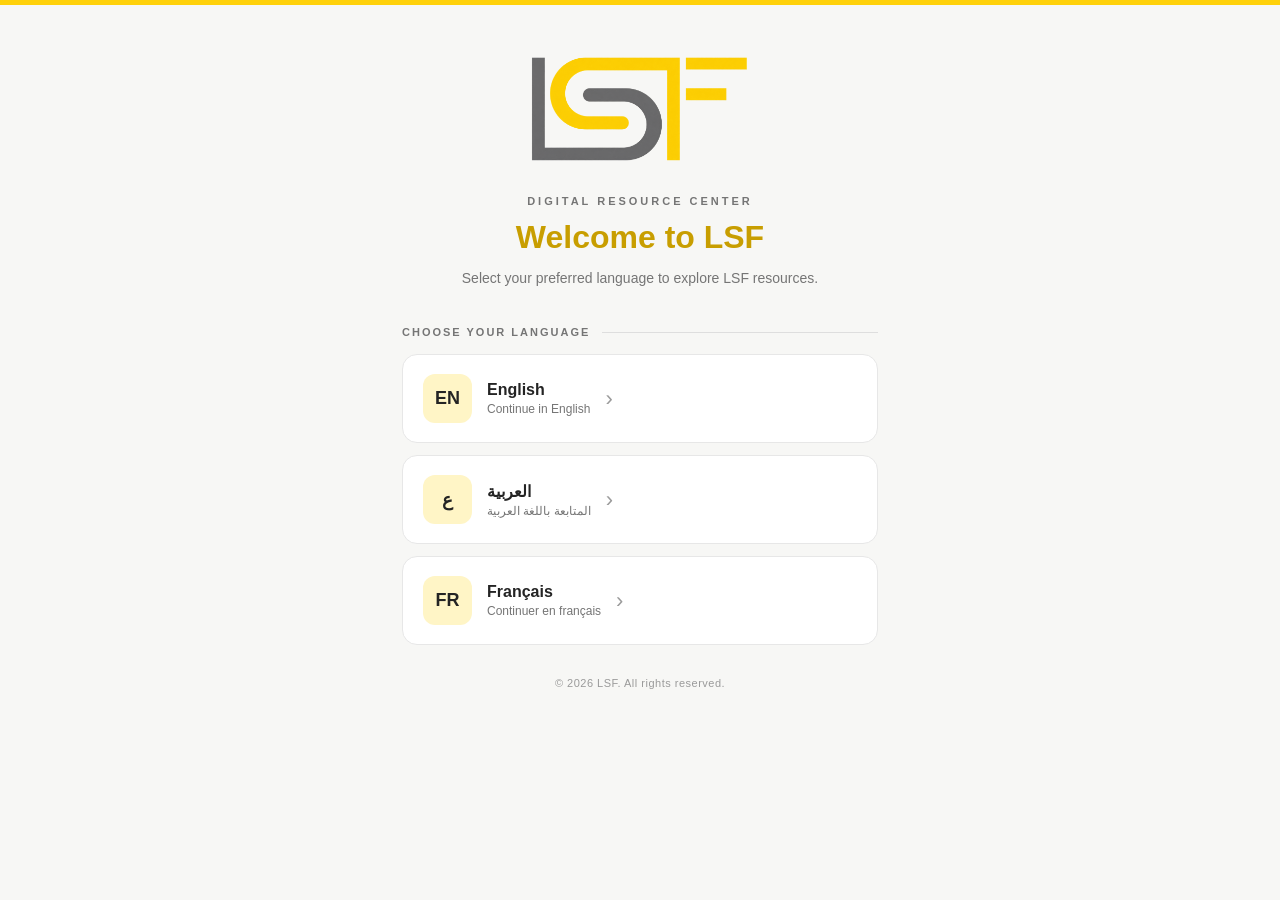
<file: index.html>
<!doctype html><html lang="en"><head><meta charset="utf-8"><meta name="viewport" content="width=device-width, initial-scale=1"><meta name="theme-color" content="#ffd10a"><title>LSF | Water Week</title><link rel="stylesheet" href="assets/style.css"></head><body><div class="top-line"></div><main class="container"><header class="header"><img class="logo" src="assets/lsf.png" alt="LSF logo"><div class="eyebrow" data-i18n="center">Digital Resource Center</div><h1><span data-i18n="welcome">Welcome to LSF</span></h1><p class="subtitle" id="homeIntro" data-i18n="intro">Select your preferred language to explore LSF resources.</p></header><section id="languageMenu"><div class="section-label" data-i18n="choose">Choose your language</div><div class="language-options"><button type="button" class="lang-btn" data-choice="en"><span class="lang-symbol">EN</span><span class="lang-details"><span class="lang-name">English</span><span class="lang-sub">Continue in English</span></span><span class="arrow" aria-hidden="true">›</span></button><button type="button" class="lang-btn" data-choice="ar"><span class="lang-symbol">ع</span><span class="lang-details"><span class="lang-name">العربية</span><span class="lang-sub">المتابعة باللغة العربية</span></span><span class="arrow" aria-hidden="true">›</span></button><button type="button" class="lang-btn" data-choice="fr"><span class="lang-symbol">FR</span><span class="lang-details"><span class="lang-name">Français</span><span class="lang-sub">Continuer en français</span></span><span class="arrow" aria-hidden="true">›</span></button></div></section><section id="resourceMenu" hidden><div class="section-label" data-i18n="explore">Explore Resources</div><nav class="resources" aria-label="LSF resources"><a class="resource" href="contact.html" data-lang-link><div class="resource-icon">👤</div><div class="resource-info"><div class="resource-title" data-i18n="share">Share Your Contact</div><div class="resource-description" data-i18n="shareDesc">Leave your details so we can stay in touch</div></div><div class="arrow">›</div></a><a class="resource" id="brochureLink" href="pdfs/englishbroshure.pdf" target="_blank" rel="noopener noreferrer"><div class="resource-icon">📄</div><div class="resource-info"><div class="resource-title" data-i18n="brochure">Company Brochure</div><div class="resource-description" data-i18n="brochureDesc">Explore our company brochure</div></div><div class="arrow">›</div></a><a class="resource" href="contact-us.html" data-lang-link><div class="resource-icon">✉️</div><div class="resource-info"><div class="resource-title" data-i18n="us">Contact Us</div><div class="resource-description" data-i18n="usDesc">Reach us by WhatsApp, phone, or email</div></div><div class="arrow">›</div></a></nav><div style="text-align:center;margin-top:18px"><button type="button" class="lang-btn" id="changeLanguage" style="justify-content:center;padding:12px"><span data-i18n="change">Change language</span></button></div></section><footer>© 2026 LSF. All rights reserved.</footer></main><script src="assets/i18n.js"></script><script>const brochures={en:'pdfs/englishbroshure.pdf',ar:'pdfs/arabicbrochure.pdf',fr:'pdfs/frenchbrochure.pdf'};const languageMenu=document.getElementById('languageMenu'),resourceMenu=document.getElementById('resourceMenu');function choose(lang){applyLanguage(lang);document.getElementById('brochureLink').href=brochures[lang];languageMenu.hidden=true;resourceMenu.hidden=false;document.getElementById('homeIntro').hidden=true;history.replaceState(null,'',location.pathname+'?lang='+lang);}document.querySelectorAll('[data-choice]').forEach(b=>b.addEventListener('click',()=>choose(b.dataset.choice)));document.getElementById('changeLanguage').addEventListener('click',()=>{resourceMenu.hidden=true;languageMenu.hidden=false;document.getElementById('homeIntro').hidden=false;history.replaceState(null,'',location.pathname);applyLanguage('en');});const selected=new URLSearchParams(location.search).get('lang');if(LSF_LANGS.includes(selected))choose(selected);</script></body></html>
</file>
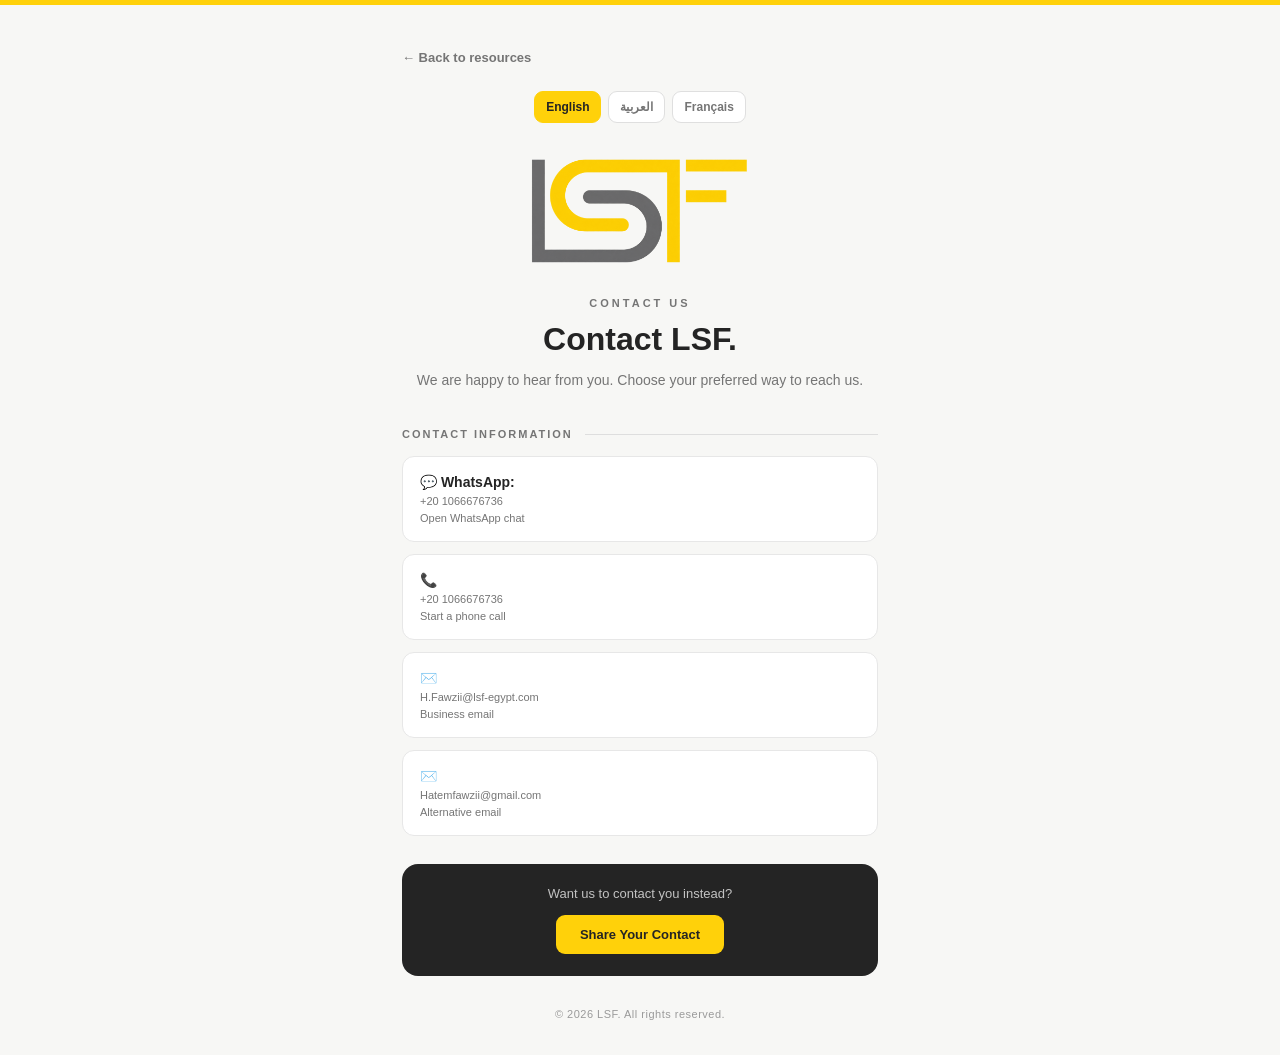
<file: contact-us.html>
<!doctype html><html lang="en"><head><meta charset="utf-8"><meta name="viewport" content="width=device-width, initial-scale=1"><meta name="theme-color" content="#ffd10a"><title>LSF</title><link rel="stylesheet" href="assets/style.css"></head><body><div class="top-line"></div><main class="container"><a class="back" href="index.html" data-lang-link data-i18n="back">← Back to resources</a><nav class="language-switch" aria-label="Language"><a data-switch-lang="en" href="?lang=en">English</a><a data-switch-lang="ar" href="?lang=ar">العربية</a><a data-switch-lang="fr" href="?lang=fr">Français</a></nav><header class="header"><img class="logo" src="assets/lsf.png" alt="LSF logo"><div class="eyebrow" data-i18n="us">Contact Us</div><h1 data-i18n="usHeading">Contact LSF.</h1><p class="subtitle" data-i18n="usLead">We are happy to hear from you. Choose your preferred way to reach us.</p></header><div class="section-label" data-i18n="details">Contact Information</div><section class="contact-actions"><a class="contact-action" href="https://wa.me/201066676736" target="_blank" rel="noopener noreferrer">💬 WhatsApp: <span class="ltr-value">+20 1066676736</span><span data-i18n="waDesc">Open WhatsApp chat</span></a><a class="contact-action" href="tel:+201066676736">📞 <span class="ltr-value">+20 1066676736</span><span data-i18n="callDesc">Start a phone call</span></a><a class="contact-action" href="mailto:H.Fawzii@lsf-egypt.com">✉️ <span class="ltr-value">H.Fawzii@lsf-egypt.com</span><span data-i18n="biz">Business email</span></a><a class="contact-action" href="mailto:Hatemfawzii@gmail.com">✉️ <span class="ltr-value">Hatemfawzii@gmail.com</span><span data-i18n="alt">Alternative email</span></a></section><section class="contact-panel"><p data-i18n="ask">Want us to contact you instead?</p><a href="contact.html" data-lang-link data-i18n="share">Share Your Contact</a></section><footer>© 2026 LSF. All rights reserved.</footer></main><script src="assets/i18n.js"></script><script>const LSF_CURRENT_LANG=langFromUrl();applyLanguage(LSF_CURRENT_LANG);</script></body></html>
</file>
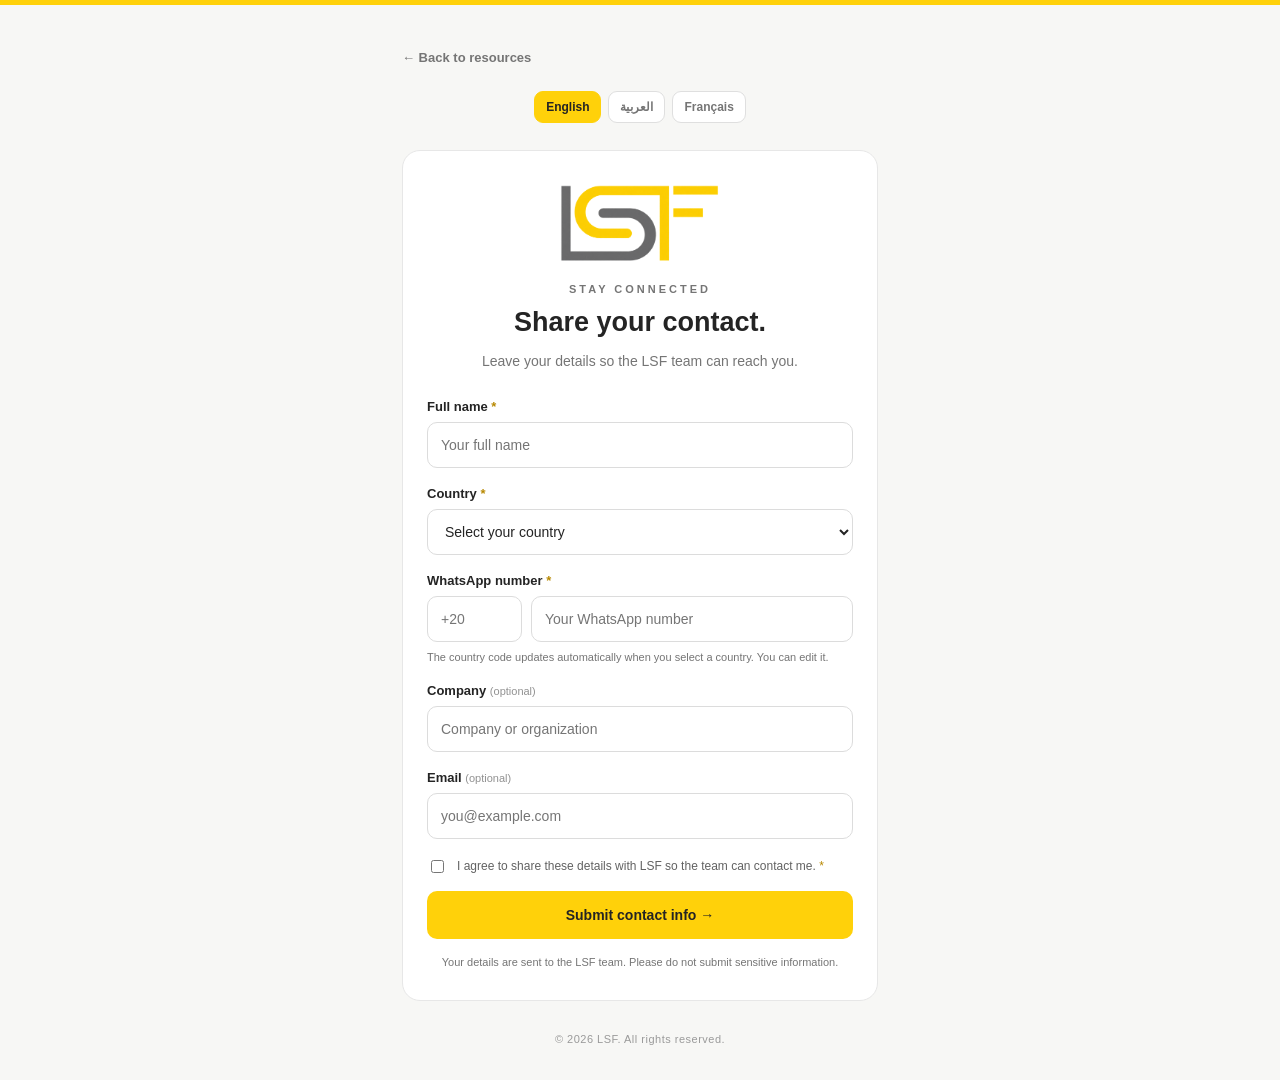
<file: contact.html>
<!doctype html><html lang="en"><head><meta charset="utf-8"><meta name="viewport" content="width=device-width, initial-scale=1"><meta name="theme-color" content="#ffd10a"><title>LSF</title><link rel="stylesheet" href="assets/style.css"></head><body><div class="top-line"></div><main class="container"><a class="back" href="index.html" data-lang-link data-i18n="back">← Back to resources</a><nav class="language-switch" aria-label="Language"><a data-switch-lang="en" href="?lang=en">English</a><a data-switch-lang="ar" href="?lang=ar">العربية</a><a data-switch-lang="fr" href="?lang=fr">Français</a></nav><section class="form-card"><header class="form-header"><img class="logo" src="assets/lsf.png" alt="LSF logo"><div class="eyebrow" data-i18n="connect">Stay Connected</div><h1 data-i18n="formTitle">Share your contact.</h1><p class="subtitle" data-i18n="formSubtitle">Leave your details so the LSF team can reach you.</p></header><form id="contactForm" novalidate><div class="field"><label for="fullName"><span data-i18n="name">Full name</span> <span class="required">*</span></label><input id="fullName" name="fullName" type="text" autocomplete="name" minlength="2" maxlength="120" required data-i18n-placeholder="fullNamePH" placeholder="Your full name"></div><div class="field"><label for="country"><span data-i18n="country">Country</span> <span class="required">*</span></label><select id="country" name="country" required><option value="" data-i18n="chooseCountry">Select your country</option></select></div><div class="field"><label for="dialCode"><span data-i18n="phone">WhatsApp number</span> <span class="required">*</span></label><div class="phone-row"><input id="dialCode" type="tel" inputmode="tel" aria-label="Country calling code" placeholder="+20" maxlength="7" required><input id="phone" type="tel" inputmode="tel" autocomplete="tel-national" data-i18n-placeholder="phonePH" placeholder="Your WhatsApp number" maxlength="25" required></div><small data-i18n="phoneHelp">The country code updates automatically when you select a country. You can edit it.</small></div><div class="field"><label for="company"><span data-i18n="company">Company</span> <span class="optional" data-i18n="optional">(optional)</span></label><input id="company" name="company" type="text" autocomplete="organization" maxlength="150" data-i18n-placeholder="companyPH" placeholder="Company or organization"></div><div class="field"><label for="email"><span data-i18n="email">Email</span> <span class="optional" data-i18n="optional">(optional)</span></label><input id="email" name="email" type="email" autocomplete="email" maxlength="254" data-i18n-placeholder="emailPH" placeholder="you@example.com"></div><div class="hidden-trap" aria-hidden="true"><label for="companyWebsite">Leave empty</label><input type="text" id="companyWebsite" name="companyWebsite" autocomplete="off" tabindex="-1"></div><label class="consent"><input type="checkbox" id="consent" required><span><span data-i18n="consent">I agree to share these details with LSF so the team can contact me.</span> <span class="required">*</span></span></label><p id="status" class="status" role="status" aria-live="polite"></p><button id="submitBtn" class="submit" type="submit" data-i18n="submit">Submit contact info →</button><p class="privacy-note" data-i18n="privacy">Your details are sent to the LSF team. Please do not submit sensitive information.</p></form></section><iframe name="sheetTransport" id="sheetTransport" title="Form submission response" hidden></iframe><footer>© 2026 LSF. All rights reserved.</footer></main><script src="assets/i18n.js"></script><script>const LSF_CURRENT_LANG=langFromUrl();applyLanguage(LSF_CURRENT_LANG);</script><script src="assets/config.js"></script><script src="assets/contact.js"></script></body></html>
</file>
<file: assets/style.css>
:root{--yellow:#ffd10a;--gray:#757575;--dark:#242424;--light:#f7f7f5;--white:#fff;--line:#e7e7e7}*{box-sizing:border-box}body{margin:0;font-family:Arial,Helvetica,sans-serif;background:var(--light);color:var(--dark);min-height:100vh}.top-line{height:5px;background:var(--yellow)}.container{width:100%;max-width:520px;margin:auto;padding:43px 22px 35px}.header{text-align:center;margin-bottom:35px}.logo{display:block;width:220px;max-width:80%;height:auto;margin:0 auto 30px}.eyebrow{font-size:11px;font-weight:bold;letter-spacing:3px;color:var(--gray);text-transform:uppercase;margin-bottom:12px}h1{font-size:32px;line-height:1.15;margin:0 0 12px;font-weight:800}h1 span{color:#c89e00}.subtitle{color:var(--gray);font-size:14px;line-height:1.7;margin:0}.section-label{display:flex;align-items:center;gap:12px;color:var(--gray);font-size:11px;letter-spacing:2px;font-weight:bold;text-transform:uppercase;margin-bottom:16px}.section-label:after{content:'';flex:1;height:1px;background:#dedede}.resources{display:flex;flex-direction:column;gap:12px}.resource{display:flex;align-items:center;gap:16px;padding:18px;background:#fff;border:1px solid var(--line);border-radius:16px;text-decoration:none;color:var(--dark);transition:transform .2s,border-color .2s,box-shadow .2s}.resource:hover{transform:translateY(-3px);border-color:var(--yellow);box-shadow:0 8px 25px #0000000c}.resource:focus-visible,.link:focus-visible,button:focus-visible,input:focus-visible,select:focus-visible,a:focus-visible{outline:3px solid #c89e00;outline-offset:3px}.resource-icon{width:48px;height:48px;flex-shrink:0;border-radius:12px;background:#fff5c6;display:flex;justify-content:center;align-items:center;font-size:23px}.resource-info{flex:1;min-width:0}.resource-title{font-size:15px;font-weight:700;margin-bottom:5px}.resource-description{color:var(--gray);font-size:12px;line-height:1.5}.arrow{color:#9b9b9b;font-size:22px}.contact-panel{margin-top:28px;text-align:center;padding:22px;background:var(--dark);border-radius:16px;color:#fff}.contact-panel p{margin:0 0 14px;color:#c2c2c2;font-size:13px}.contact-panel a,.primary-link{display:inline-block;text-decoration:none;background:var(--yellow);color:var(--dark);padding:12px 24px;border-radius:9px;font-weight:bold;font-size:13px}footer{text-align:center;color:#9a9a9a;font-size:11px;margin-top:32px;letter-spacing:.5px}.back{color:var(--gray);text-decoration:none;font-size:13px;font-weight:bold;display:inline-block;margin-bottom:26px}.form-card{background:white;border:1px solid var(--line);border-radius:18px;padding:28px 24px}.form-card h1{font-size:27px}.form-card .subtitle{margin-bottom:25px}.form-header{text-align:center}.form-header .logo{width:160px;margin-bottom:19px}.field{margin:0 0 18px}.field label{display:block;font-size:13px;font-weight:700;margin-bottom:8px}.required{color:#b78800}.optional{color:#919191;font-size:11px;font-weight:400}.field input,.field select{width:100%;height:46px;border:1px solid #dcdcdc;border-radius:10px;padding:0 13px;font-family:inherit;font-size:14px;background:#fff;color:var(--dark)}.phone-row{display:flex;gap:9px}.phone-row input:first-child{width:95px;flex:none}.field small{display:block;margin-top:7px;color:var(--gray);font-size:11px;line-height:1.5}.consent{display:flex;align-items:start;gap:10px;color:#626262;font-size:12px;line-height:1.6;margin-bottom:15px}.consent input{accent-color:#c89e00;margin-top:3px}.submit{border:0;display:flex;align-items:center;justify-content:center;width:100%;min-height:48px;border-radius:10px;background:var(--yellow);color:var(--dark);font-size:14px;font-weight:700;cursor:pointer}.submit:disabled{opacity:.55;cursor:wait}.status{font-size:12px;margin:0 0 12px;line-height:1.5}.status.error{color:#b42318}.status.good{color:#176a36}.privacy-note{font-size:11px;color:var(--gray);line-height:1.7;text-align:center;margin:14px 0 0}.contact-actions{display:grid;gap:12px}.contact-action{display:flex;flex-direction:column;gap:5px;border:1px solid var(--line);border-radius:12px;padding:17px;text-decoration:none;color:var(--dark);background:#fff;font-size:14px;font-weight:bold;overflow-wrap:anywhere}.contact-action:hover{border-color:#c89e00;background:#fffdf4}.contact-action span{font-size:11px;font-weight:normal;color:var(--gray)}.muted{color:var(--gray);font-size:12px;line-height:1.7}.hidden-trap{position:absolute;left:-99999px;width:1px;height:1px;overflow:hidden}@media(max-width:400px){.container{padding:32px 18px}.logo{width:185px}h1{font-size:28px}.resource{padding:15px}.form-card{padding:24px 17px}}

/* Language selection and direction-aware enhancements */
.language-options{display:grid;gap:12px;margin:12px 0 26px}.lang-btn{appearance:none;border:1px solid var(--line);background:var(--white);width:100%;border-radius:15px;padding:19px 20px;text-align:left;color:var(--dark);font:inherit;cursor:pointer;display:flex;align-items:center;gap:15px;transition:border-color .2s,transform .2s,box-shadow .2s}.lang-btn:hover,.lang-btn:focus-visible{border-color:var(--yellow);transform:translateY(-2px);box-shadow:0 8px 24px #0000000b}.lang-symbol{width:49px;height:49px;flex-shrink:0;border-radius:12px;display:grid;place-items:center;background:#fff5c6;font-weight:800;font-size:18px}.lang-name{font-size:16px;font-weight:700}.lang-sub{font-size:12px;color:var(--gray);margin-top:3px}.lang-details{display:flex;flex-direction:column}.choice-info{color:var(--gray);font-size:12px;text-align:center;margin-bottom:18px}.language-switch{display:flex;gap:7px;justify-content:center;margin:0 0 27px;flex-wrap:wrap}.language-switch a{padding:8px 11px;border-radius:9px;border:1px solid #dfdfdf;color:var(--gray);text-decoration:none;font-size:12px;background:#fff;font-weight:bold}.language-switch a.current{background:var(--yellow);border-color:var(--yellow);color:var(--dark)}#languageMenu[hidden],#resourceMenu[hidden]{display:none!important}.section-intro{margin-bottom:15px}.phone-row input{direction:ltr;text-align:left}.ltr-value{direction:ltr;unicode-bidi:isolate;display:inline-block}html[dir=rtl] .back,html[dir=rtl] .resource,html[dir=rtl] .contact-action{text-align:right}html[dir=rtl] .arrow{transform:scaleX(-1)}html[dir=rtl] .contact-action{direction:rtl}html[dir=rtl] .contact-action .ltr-value{direction:ltr}html[dir=rtl] .lang-btn{text-align:right}html[dir=rtl] .language-switch{direction:ltr}html[dir=rtl] .form-card{text-align:right}html[dir=rtl] .consent{flex-direction:row}html[dir=rtl] .field input:not([type=tel]):not([type=email]){text-align:right}html[dir=rtl] .field select{text-align:right}html[dir=rtl] .form-header{text-align:center}html[dir=rtl] .back{display:block;text-align:right}html[dir=rtl] .resource-icon{flex-shrink:0}html[dir=rtl] .section-label{flex-direction:row}html[dir=rtl] .contact-panel{text-align:center}html[dir=rtl] .resource-info{text-align:right}html[dir=rtl] .lang-name{font-size:16px}
</file>
